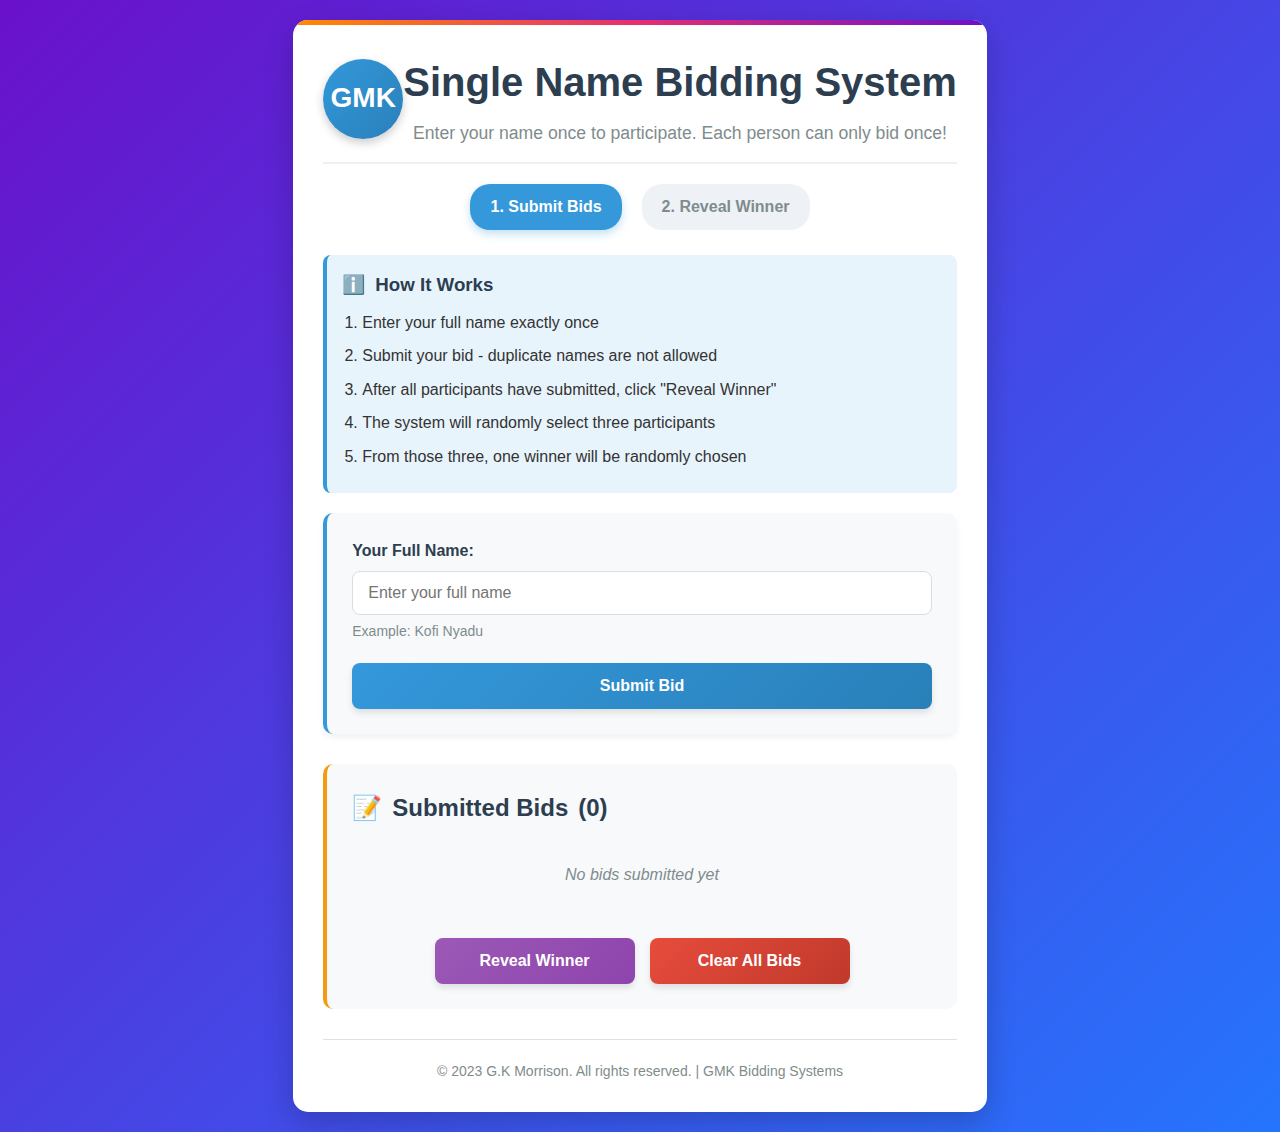
<file: outdoor-adventure/random.html>
<!DOCTYPE html>
<html lang="en">
<head>
    <meta charset="UTF-8">
    <meta name="viewport" content="width=device-width, initial-scale=1.0">
    <title>Single Name Bidding System</title>
    <style>
        * {
            box-sizing: border-box;
            margin: 0;
            padding: 0;
            font-family: 'Segoe UI', Tahoma, Geneva, Verdana, sans-serif;
        }
        
        body {
            background: linear-gradient(135deg, #6a11cb 0%, #2575fc 100%);
            color: #333;
            line-height: 1.6;
            padding: 20px;
            min-height: 100vh;
            display: flex;
            flex-direction: column;
        }
        
        .container {
            max-width: 900px;
            margin: 0 auto;
            background-color: white;
            border-radius: 15px;
            box-shadow: 0 10px 30px rgba(0, 0, 0, 0.2);
            padding: 30px;
            position: relative;
            overflow: hidden;
            flex: 1;
        }
        
        .container::before {
            content: '';
            position: absolute;
            top: 0;
            left: 0;
            right: 0;
            height: 5px;
            background: linear-gradient(90deg, #ff8a00, #e52e71, #6a11cb);
        }
        
        .header-section {
            display: flex;
            align-items: center;
            justify-content: space-between;
            margin-bottom: 20px;
            padding-bottom: 15px;
            border-bottom: 2px solid #f0f0f0;
        }
        
        .logo-container {
            display: flex;
            align-items: center;
            gap: 15px;
        }
        
        .logo {
            width: 80px;
            height: 80px;
            background: linear-gradient(135deg, #3498db, #2980b9);
            border-radius: 50%;
            display: flex;
            align-items: center;
            justify-content: center;
            color: white;
            font-weight: bold;
            font-size: 28px;
            box-shadow: 0 4px 10px rgba(0, 0, 0, 0.2);
        }
        
        .title-section {
            flex: 1;
            text-align: center;
        }
        
        h1 {
            color: #2c3e50;
            margin-bottom: 5px;
            font-size: 2.5rem;
        }
        
        .subtitle {
            color: #7f8c8d;
            font-size: 1.1rem;
        }
        
        .card {
            background: #f8f9fa;
            border-radius: 10px;
            padding: 25px;
            margin-bottom: 25px;
            box-shadow: 0 4px 6px rgba(0, 0, 0, 0.05);
            border-left: 4px solid #3498db;
        }
        
        .form-group {
            margin-bottom: 20px;
        }
        
        label {
            display: block;
            margin-bottom: 8px;
            font-weight: 600;
            color: #2c3e50;
        }
        
        input[type="text"] {
            width: 100%;
            padding: 12px 15px;
            border: 1px solid #ddd;
            border-radius: 8px;
            font-size: 16px;
            transition: all 0.3s;
        }
        
        input[type="text"]:focus {
            border-color: #3498db;
            outline: none;
            box-shadow: 0 0 0 3px rgba(52, 152, 219, 0.2);
        }
        
        button {
            background: linear-gradient(135deg, #3498db, #2980b9);
            color: white;
            border: none;
            padding: 14px 20px;
            border-radius: 8px;
            cursor: pointer;
            font-size: 16px;
            font-weight: 600;
            transition: all 0.3s;
            display: block;
            width: 100%;
            margin-top: 10px;
            box-shadow: 0 4px 6px rgba(0, 0, 0, 0.1);
        }
        
        button:hover {
            transform: translateY(-2px);
            box-shadow: 0 6px 8px rgba(0, 0, 0, 0.15);
        }
        
        button:active {
            transform: translateY(0);
        }
        
        button:disabled {
            background: #bdc3c7;
            cursor: not-allowed;
            transform: none;
            box-shadow: none;
        }
        
        .result {
            margin-top: 30px;
            padding: 25px;
            background-color: #f8f9fa;
            border-radius: 10px;
            display: none;
            border-left: 4px solid #2ecc71;
        }
        
        .result h2 {
            color: #2c3e50;
            margin-bottom: 15px;
            display: flex;
            align-items: center;
            gap: 10px;
        }
        
        .result h2::before {
            content: '📊';
            font-size: 1.5rem;
        }
        
        .bid-list {
            margin: 20px 0;
        }
        
        .bid-item {
            padding: 15px;
            background-color: white;
            border-radius: 8px;
            margin-bottom: 15px;
            box-shadow: 0 2px 5px rgba(0, 0, 0, 0.05);
            transition: transform 0.2s;
        }
        
        .bid-item:hover {
            transform: translateX(5px);
        }
        
        .winner {
            background-color: #d4edda;
            border-left: 4px solid #28a745;
            font-weight: bold;
            animation: pulse 2s infinite;
        }
        
        @keyframes pulse {
            0% { box-shadow: 0 0 0 0 rgba(40, 167, 69, 0.4); }
            70% { box-shadow: 0 0 0 10px rgba(40, 167, 69, 0); }
            100% { box-shadow: 0 0 0 0 rgba(40, 167, 69, 0); }
        }
        
        .print-btn {
            background: linear-gradient(135deg, #28a745, #218838);
            width: auto;
            margin-top: 15px;
            display: inline-block;
            width: 200px;
        }
        
        .action-buttons {
            display: flex;
            gap: 15px;
            justify-content: center;
            margin-top: 20px;
        }
        
        .reset-btn {
            background: linear-gradient(135deg, #e74c3c, #c0392b);
            width: auto;
            display: inline-block;
            width: 200px;
        }
        
        .reveal-btn {
            background: linear-gradient(135deg, #9b59b6, #8e44ad);
            width: auto;
            display: inline-block;
            width: 200px;
        }
        
        .submitted-bids {
            margin-top: 30px;
            padding: 25px;
            background-color: #f8f9fa;
            border-radius: 10px;
            border-left: 4px solid #f39c12;
        }
        
        .submitted-bids h2 {
            color: #2c3e50;
            margin-bottom: 15px;
            display: flex;
            align-items: center;
            gap: 10px;
        }
        
        .submitted-bids h2::before {
            content: '📝';
            font-size: 1.5rem;
        }
        
        .submitted-list {
            margin: 15px 0;
        }
        
        .submitted-item {
            padding: 12px 15px;
            background-color: white;
            border-radius: 8px;
            margin-bottom: 10px;
            box-shadow: 0 2px 5px rgba(0, 0, 0, 0.05);
            display: flex;
            justify-content: space-between;
            align-items: center;
        }
        
        .no-bids {
            text-align: center;
            color: #7f8c8d;
            font-style: italic;
            padding: 20px;
        }
        
        @media print {
            body * {
                visibility: hidden;
            }
            .container, .container * {
                visibility: visible;
            }
            .container {
                position: absolute;
                left: 0;
                top: 0;
                width: 100%;
                box-shadow: none;
            }
            button {
                display: none;
            }
            .copyright {
                position: fixed;
                bottom: 10px;
                left: 0;
                right: 0;
                text-align: center;
            }
        }
        
        @media (max-width: 768px) {
            .header-section {
                flex-direction: column;
                text-align: center;
                gap: 15px;
            }
            
            .logo-container {
                justify-content: center;
            }
            
            .action-buttons {
                flex-direction: column;
                align-items: center;
            }
            
            .action-buttons button {
                width: 100%;
            }
        }
        
        @media (max-width: 600px) {
            .logo {
                width: 60px;
                height: 60px;
                font-size: 22px;
            }
            
            h1 {
                font-size: 2rem;
            }
        }
        
        .instructions {
            background-color: #e8f4fc;
            border-radius: 8px;
            padding: 15px;
            margin-bottom: 20px;
            border-left: 4px solid #3498db;
        }
        
        .instructions h3 {
            color: #2c3e50;
            margin-bottom: 10px;
            display: flex;
            align-items: center;
            gap: 10px;
        }
        
        .instructions h3::before {
            content: 'ℹ️';
        }
        
        .instructions ol {
            margin-left: 20px;
        }
        
        .instructions li {
            margin-bottom: 8px;
        }
        
        .phase-indicator {
            display: flex;
            justify-content: center;
            margin-bottom: 25px;
        }
        
        .phase {
            padding: 10px 20px;
            background-color: #eef2f7;
            border-radius: 20px;
            font-weight: 600;
            color: #7f8c8d;
            margin: 0 10px;
            transition: all 0.3s;
        }
        
        .phase.active {
            background-color: #3498db;
            color: white;
            box-shadow: 0 4px 8px rgba(52, 152, 219, 0.3);
        }
        
        .phase.completed {
            background-color: #2ecc71;
            color: white;
        }
        
        .name-example {
            font-size: 14px;
            color: #7f8c8d;
            margin-top: 5px;
        }
        
        .participant-id {
            font-size: 12px;
            color: #7f8c8d;
            margin-top: 5px;
        }
        
        .error-message {
            color: #e74c3c;
            font-size: 14px;
            margin-top: 5px;
            display: none;
        }
        
        .success-message {
            color: #27ae60;
            font-size: 14px;
            margin-top: 5px;
            display: none;
        }
        
        .bidding-complete {
            background-color: #d4edda;
            border-left: 4px solid #28a745;
            padding: 15px;
            border-radius: 8px;
            margin-top: 20px;
            display: none;
        }
        
        .copyright {
            text-align: center;
            margin-top: 30px;
            padding-top: 20px;
            border-top: 1px solid #e0e0e0;
            color: #7f8c8d;
            font-size: 14px;
        }
        
        .copyright a {
            color: #3498db;
            text-decoration: none;
        }
        
        .copyright a:hover {
            text-decoration: underline;
        }
    </style>
</head>
<body>
    <div class="container">
        <div class="header-section">
            <div class="logo-container">
                <div class="logo">GMK</div>
            </div>
            <div class="title-section">
                <h1>Single Name Bidding System</h1>
                <p class="subtitle">Enter your name once to participate. Each person can only bid once!</p>
            </div>
        </div>
        
        <div class="phase-indicator">
            <div class="phase active" id="phase1">1. Submit Bids</div>
            <div class="phase" id="phase2">2. Reveal Winner</div>
        </div>
        
        <div class="instructions">
            <h3>How It Works</h3>
            <ol>
                <li>Enter your full name exactly once</li>
                <li>Submit your bid - duplicate names are not allowed</li>
                <li>After all participants have submitted, click "Reveal Winner"</li>
                <li>The system will randomly select three participants</li>
                <li>From those three, one winner will be randomly chosen</li>
            </ol>
        </div>
        
        <div class="card">
            <div class="form-group">
                <label for="bidderName">Your Full Name:</label>
                <input type="text" id="bidderName" placeholder="Enter your full name">
                <div class="name-example">Example: Kofi Nyadu</div>
                <div class="error-message" id="errorMessage">This name has already been submitted. Please use a different name.</div>
                <div class="success-message" id="successMessage">Name accepted! You can now submit your bid.</div>
            </div>
            
            <button id="submitBid">Submit Bid</button>
        </div>
        
        <div class="bidding-complete" id="biddingComplete">
            <strong>Bidding Complete!</strong> All participants have submitted their bids. Click "Reveal Winner" to see the results.
        </div>
        
        <div class="submitted-bids" id="submittedSection">
            <h2>Submitted Bids <span id="bidCount">(0)</span></h2>
            <div class="submitted-list" id="submittedList">
                <div class="no-bids">No bids submitted yet</div>
            </div>
            
            <div class="action-buttons">
                <button class="reveal-btn" id="revealBtn">Reveal Winner</button>
                <button class="reset-btn" id="resetBtn">Clear All Bids</button>
            </div>
        </div>
        
        <div class="result" id="resultSection">
            <h2>Bidding Results</h2>
            <p id="selectedBidInfo"></p>
            <div class="bid-list" id="bidList"></div>
            
            <div class="action-buttons">
                <button class="print-btn" id="printBtn">Print Results</button>
            </div>
        </div>
        
        <div class="copyright">
            &copy; 2023 G.K Morrison. All rights reserved. | GMK Bidding Systems
        </div>
    </div>

    <script>
        // Store all bids
        let allBids = [];
        let participantCounter = 1;
        
        // Load bids from localStorage on page load
        document.addEventListener('DOMContentLoaded', function() {
            const savedBids = localStorage.getItem('biddingSystemBids');
            const savedCounter = localStorage.getItem('participantCounter');
            
            if (savedBids) {
                allBids = JSON.parse(savedBids);
                updateSubmittedList();
            }
            
            if (savedCounter) {
                participantCounter = parseInt(savedCounter);
            }
            
            // Add input validation for duplicate names
            document.getElementById('bidderName').addEventListener('input', validateName);
        });
        
        function validateName() {
            const name = document.getElementById('bidderName').value.trim();
            const errorMessage = document.getElementById('errorMessage');
            const successMessage = document.getElementById('successMessage');
            const submitBtn = document.getElementById('submitBid');
            
            if (name.length === 0) {
                errorMessage.style.display = 'none';
                successMessage.style.display = 'none';
                submitBtn.disabled = true;
                return;
            }
            
            // Check if name already exists (case insensitive)
            const nameExists = allBids.some(bid => 
                bid.name.toLowerCase() === name.toLowerCase()
            );
            
            if (nameExists) {
                errorMessage.style.display = 'block';
                successMessage.style.display = 'none';
                submitBtn.disabled = true;
            } else {
                errorMessage.style.display = 'none';
                successMessage.style.display = 'block';
                submitBtn.disabled = false;
            }
        }
        
        document.getElementById('submitBid').addEventListener('click', function() {
            const name = document.getElementById('bidderName').value.trim();
            
            // Validate inputs
            if (!name) {
                alert('Please enter your name');
                return;
            }
            
            // Double-check for duplicates (case insensitive)
            const nameExists = allBids.some(bid => 
                bid.name.toLowerCase() === name.toLowerCase()
            );
            
            if (nameExists) {
                alert('This name has already been submitted. Please use a different name.');
                return;
            }
            
            // Create participant ID
            const participantId = `P${participantCounter.toString().padStart(3, '0')}`;
            participantCounter++;
            
            // Add to all bids
            allBids.push({
                id: participantId,
                name: name
            });
            
            // Save to localStorage
            localStorage.setItem('biddingSystemBids', JSON.stringify(allBids));
            localStorage.setItem('participantCounter', participantCounter.toString());
            
            // Update the submitted bids list
            updateSubmittedList();
            
            // Clear form and reset validation
            document.getElementById('bidderName').value = '';
            document.getElementById('errorMessage').style.display = 'none';
            document.getElementById('successMessage').style.display = 'none';
            document.getElementById('submitBid').disabled = true;
            
            // Show success message
            alert(`Thank you ${name}! Your bid has been submitted as ${participantId}.`);
            
            // If we have at least 3 participants, show bidding complete message
            if (allBids.length >= 3) {
                document.getElementById('biddingComplete').style.display = 'block';
            }
        });
        
        function updateSubmittedList() {
            const submittedList = document.getElementById('submittedList');
            const bidCount = document.getElementById('bidCount');
            
            bidCount.textContent = `(${allBids.length})`;
            
            if (allBids.length === 0) {
                submittedList.innerHTML = '<div class="no-bids">No bids submitted yet</div>';
                return;
            }
            
            submittedList.innerHTML = '';
            allBids.forEach(bid => {
                const submittedItem = document.createElement('div');
                submittedItem.className = 'submitted-item';
                submittedItem.innerHTML = `
                    <div><strong>${bid.name}</strong></div>
                    <div class="participant-id">${bid.id}</div>
                `;
                submittedList.appendChild(submittedItem);
            });
        }
        
        document.getElementById('revealBtn').addEventListener('click', function() {
            if (allBids.length === 0) {
                alert('No bids have been submitted yet');
                return;
            }
            
            if (allBids.length < 3) {
                alert('At least 3 participants are required to reveal the winner');
                return;
            }
            
            // Change phase indicator
            document.getElementById('phase1').classList.remove('active');
            document.getElementById('phase1').classList.add('completed');
            document.getElementById('phase2').classList.add('active');
            
            // Process bids and determine winner
            processBids();
            
            // Show result section
            document.getElementById('resultSection').style.display = 'block';
            
            // Scroll to results
            document.getElementById('resultSection').scrollIntoView({ behavior: 'smooth' });
        });
        
        function processBids() {
            const selectedBidInfo = document.getElementById('selectedBidInfo');
            const bidList = document.getElementById('bidList');
            
            // Randomly select three participants
            const shuffledBids = [...allBids].sort(() => Math.random() - 0.5);
            const selectedBids = shuffledBids.slice(0, 3);
            
            // Randomly select one winner from the three
            const winnerIndex = Math.floor(Math.random() * 3);
            const winner = selectedBids[winnerIndex];
            
            // Display all participants
            bidList.innerHTML = '';
            allBids.forEach(bid => {
                const bidItem = document.createElement('div');
                bidItem.className = 'bid-item';
                
                // Check if this bid is one of the three selected
                const isSelected = selectedBids.some(selected => selected.id === bid.id);
                
                bidItem.innerHTML = `
                    <div>
                        <strong>${bid.name}</strong>
                        <div class="participant-id">${bid.id}</div>
                    </div>
                    ${isSelected ? '<div style="color: #3498db; font-weight: bold;">Selected for Final Draw</div>' : ''}
                `;
                bidList.appendChild(bidItem);
            });
            
            // Display the three selected participants and the winner
            selectedBidInfo.innerHTML = `
                <h3>Selection Process</h3>
                <p><strong>Three participants randomly selected for final draw:</strong></p>
                <ul>
                    ${selectedBids.map(bid => `<li>${bid.name} (${bid.id})</li>`).join('')}
                </ul>
                <p><strong>From these three, the winner is:</strong></p>
            `;
            
            const winnerItem = document.createElement('div');
            winnerItem.className = 'bid-item winner';
            winnerItem.innerHTML = `
                <div>
                    <strong>WINNER: ${winner.name}</strong>
                    <div class="participant-id">${winner.id}</div>
                </div>
                <div style="color: #27ae60; font-weight: bold;">Congratulations!</div>
            `;
            bidList.appendChild(winnerItem);
        }
        
        // Print functionality
        document.getElementById('printBtn').addEventListener('click', function() {
            window.print();
        });
        
        // Reset functionality
        document.getElementById('resetBtn').addEventListener('click', function() {
            if (confirm('Are you sure you want to clear all submitted bids?')) {
                allBids = [];
                participantCounter = 1;
                localStorage.removeItem('biddingSystemBids');
                localStorage.removeItem('participantCounter');
                updateSubmittedList();
                document.getElementById('resultSection').style.display = 'none';
                document.getElementById('biddingComplete').style.display = 'none';
                
                // Reset phase indicator
                document.getElementById('phase1').classList.add('active');
                document.getElementById('phase1').classList.remove('completed');
                document.getElementById('phase2').classList.remove('active');
                
                document.getElementById('bidderName').focus();
            }
        });
    </script>
</body>
</html>
</file>
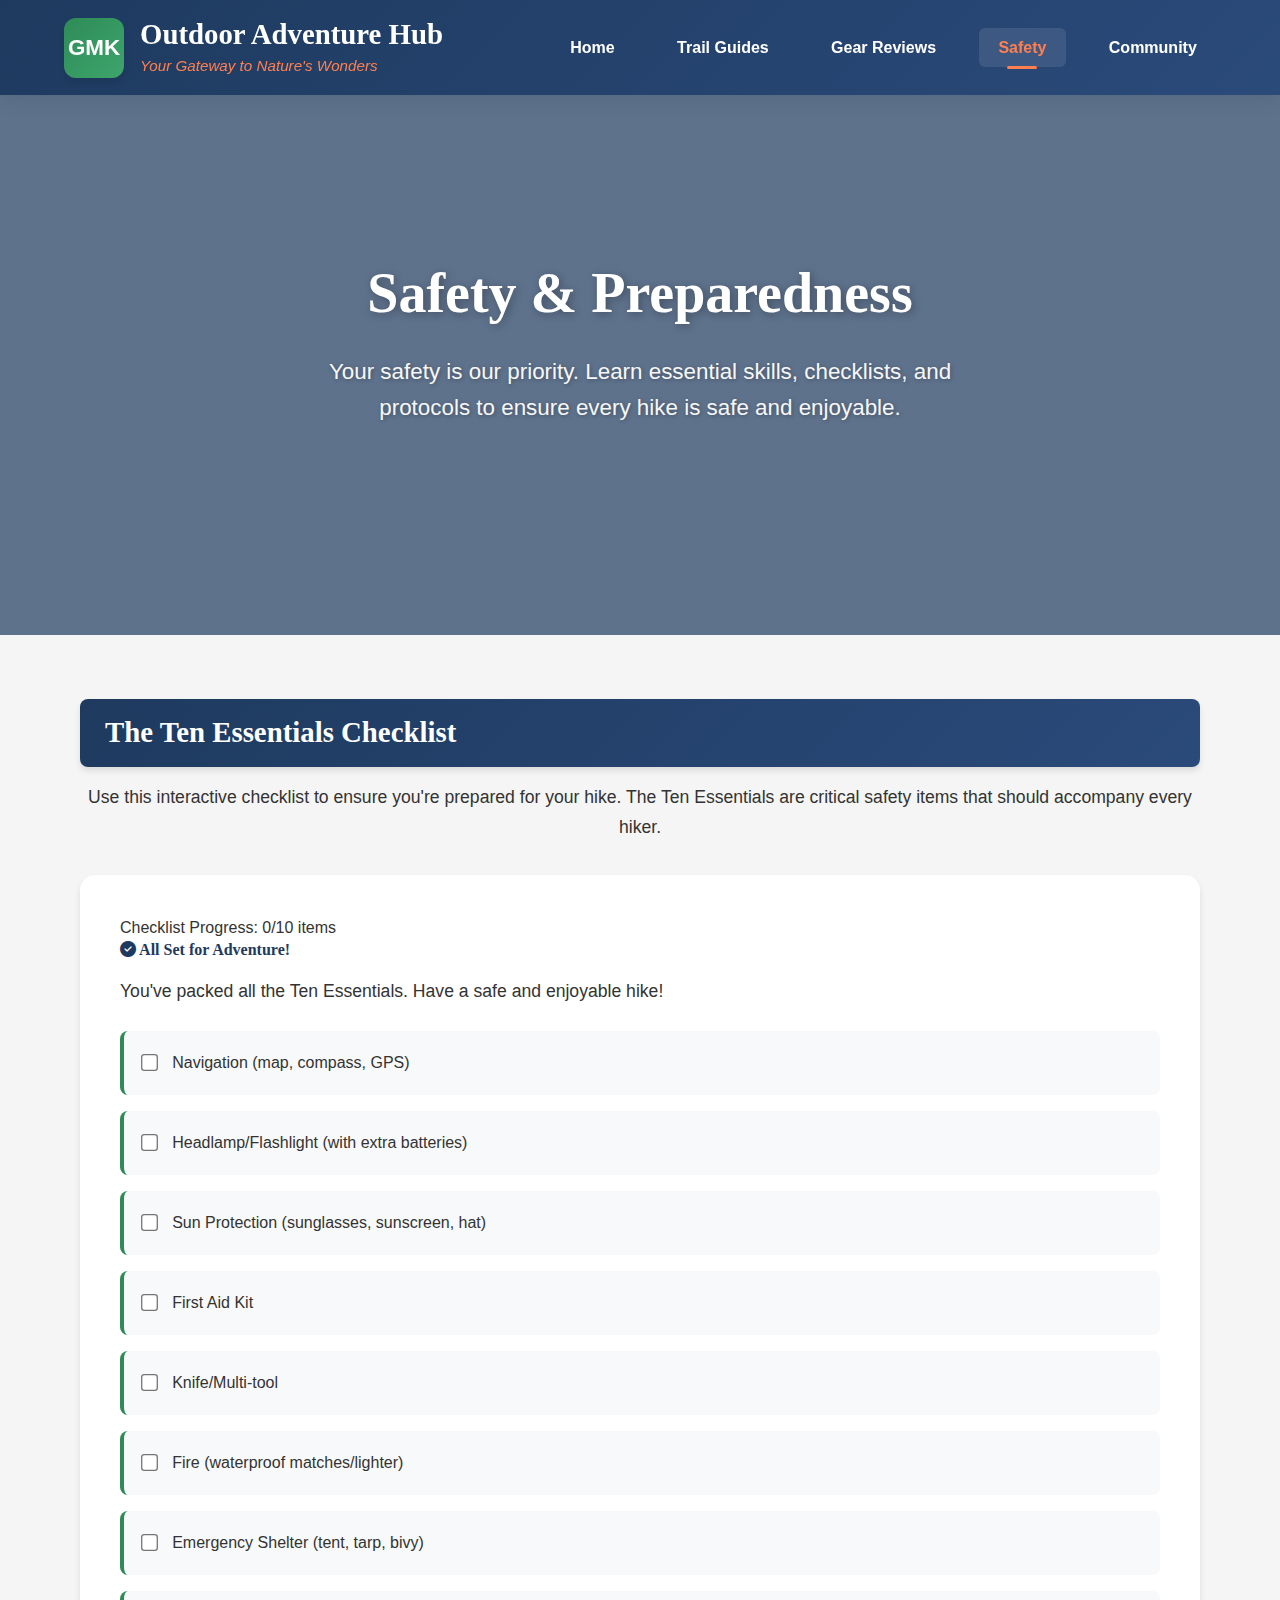
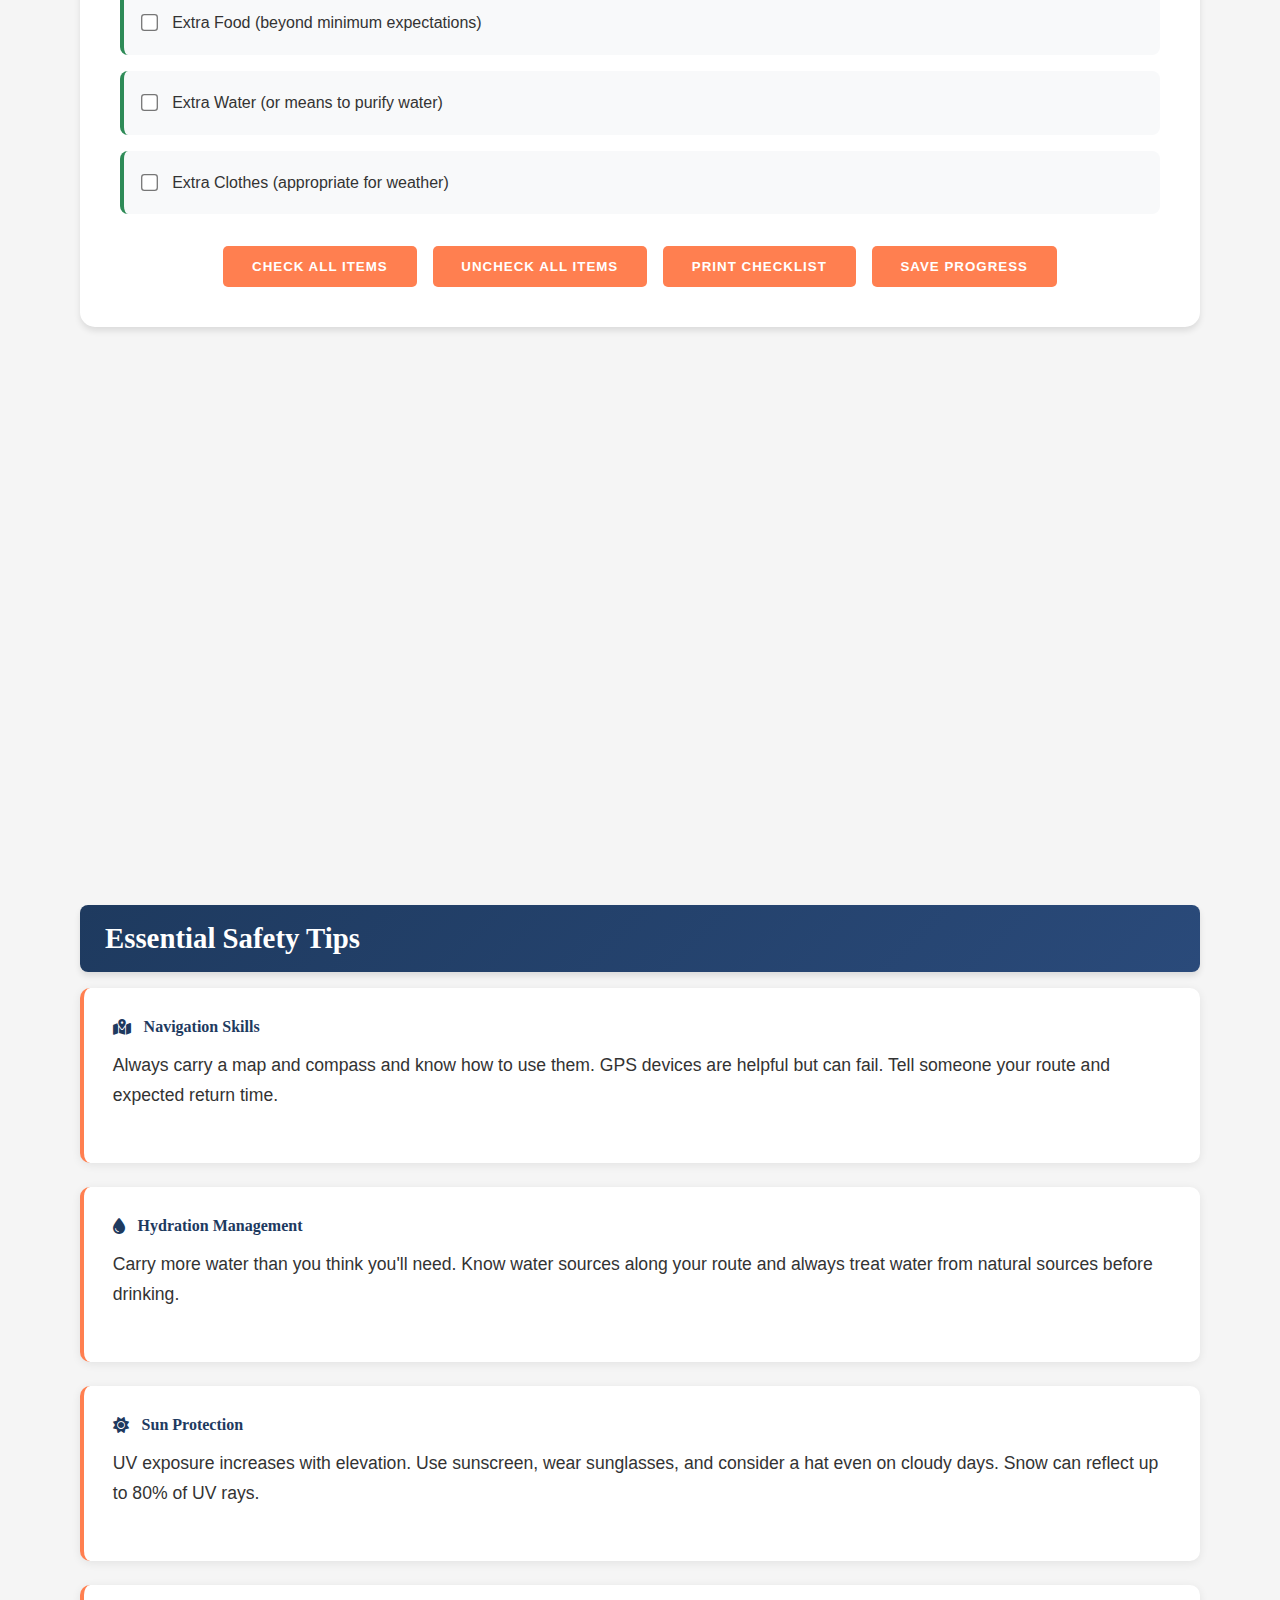
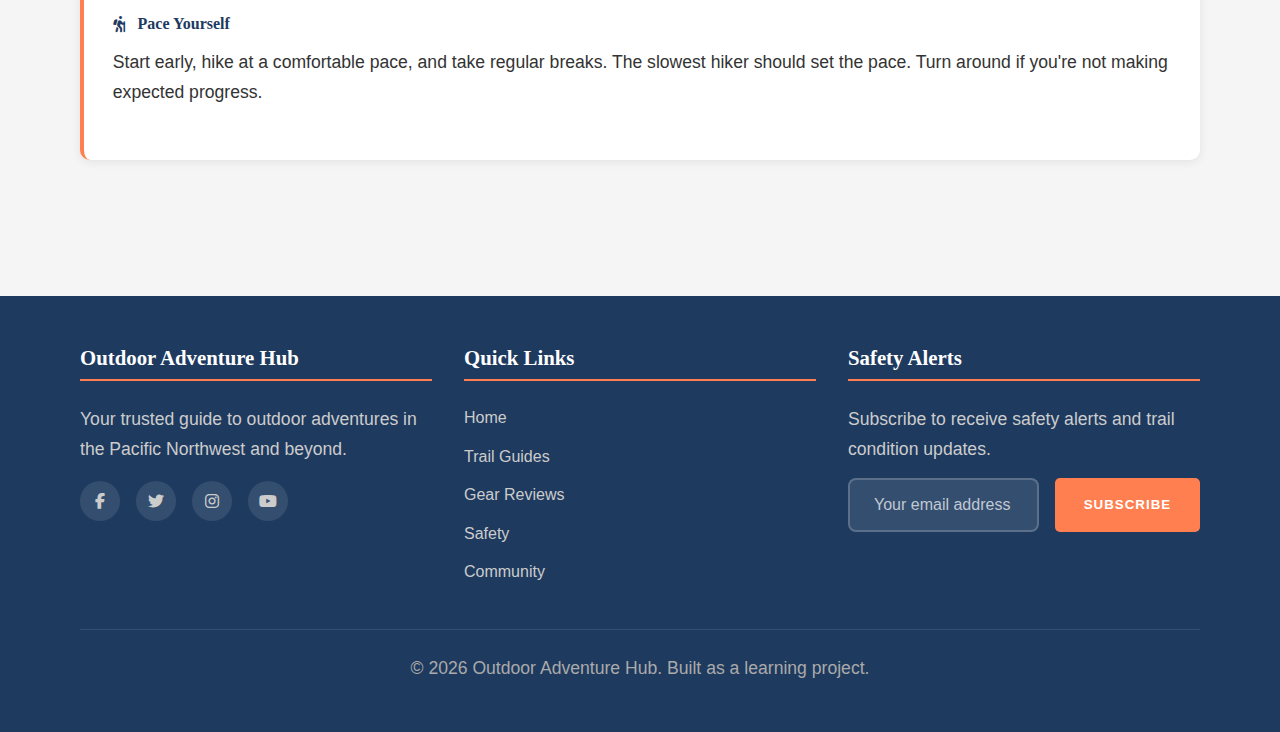
<file: outdoor-adventure/safety.html>
<!DOCTYPE html>
<html lang="en">
<head>
    <meta charset="UTF-8">
    <meta name="viewport" content="width=device-width, initial-scale=1.0">
    <title>Safety & Preparedness - Outdoor Adventure Hub</title>
    <link rel="stylesheet" href="https://cdnjs.cloudflare.com/ajax/libs/font-awesome/6.4.0/css/all.min.css">
    <link rel="stylesheet" href="css/safety.css">
    <style>
        .safety-checklist {
            background: var(--light-color);
            padding: 2.5rem;
            border-radius: 15px;
            box-shadow: var(--shadow);
            margin: 2rem 0;
        }
        
        .checklist-item {
            display: flex;
            align-items: center;
            margin-bottom: 1rem;
            padding: 1.2rem;
            background: #f8f9fa;
            border-radius: 8px;
            border-left: 4px solid var(--primary-color);
            transition: var(--transition);
        }
        
        .checklist-item:hover {
            transform: translateX(5px);
            background: #e9ecef;
        }
        
        .checklist-item input {
            margin-right: 1rem;
            transform: scale(1.3);
            accent-color: var(--primary-color);
        }
        
        .checklist-item.checked {
            background: #e8f5e8;
            border-left-color: var(--accent-color);
            text-decoration: line-through;
            color: #666;
        }
        
        .checklist-actions {
            display: flex;
            justify-content: center;
            gap: 1rem;
            margin-top: 2rem;
            flex-wrap: wrap;
        }
        
        .safety-tip {
            background: var(--light-color);
            padding: 1.8rem;
            border-radius: 10px;
            margin-bottom: 1.5rem;
            box-shadow: 0 2px 10px rgba(0,0,0,0.08);
            border-left: 4px solid var(--accent-color);
        }
        
        .safety-tip h4 {
            color: var(--secondary-color);
            margin-bottom: 0.8rem;
            display: flex;
            align-items: center;
            gap: 0.8rem;
        }
    </style>
</head>
<body>
    <!-- Navigation -->
    <header>
        <nav class="navbar container">
            <div class="logo-container">
                <div class="logo">GMK</div>
                <div class="brand-text">
                    <h1>Outdoor Adventure Hub</h1>
                    <p>Your Gateway to Nature's Wonders</p>
                </div>
            </div>
            <ul class="nav-links" id="nav-links">
                <li><a href="index.html">Home</a></li>
                <li><a href="trails.html">Trail Guides</a></li>
                <li><a href="gear.html">Gear Reviews</a></li>
                <li><a href="safety.html" class="active">Safety</a></li>
                <li><a href="contact.html">Community</a></li>
            </ul>
            <button class="hamburger" id="hamburger">☰</button>
        </nav>
    </header>

    <!-- Hero Section -->
    <section class="hero">
        <div class="hero-content container">
            <h1>Safety & Preparedness</h1>
            <p>Your safety is our priority. Learn essential skills, checklists, and protocols to ensure every hike is safe and enjoyable.</p>
        </div>
    </section>

    <!-- Safety Section -->
    <section id="safety">
        <div class="container">
            <h2>The Ten Essentials Checklist</h2>
            <p class="text-center mb-3">Use this interactive checklist to ensure you're prepared for your hike. The Ten Essentials are critical safety items that should accompany every hiker.</p>
            
            <div class="safety-checklist">
                <div id="checklist-items">
                    <!-- Checklist items will be populated by JavaScript -->
                </div>
                <div class="checklist-actions">
                    <button class="btn" id="check-all">Check All Items</button>
                    <button class="btn" id="uncheck-all">Uncheck All Items</button>
                    <button class="btn" id="print-checklist">Print Checklist</button>
                    <button class="btn" id="save-checklist">Save Progress</button>
                </div>
            </div>
            
            <div class="grid" style="margin-top: 3rem;">
                <div class="card">
                    <h3><i class="fas fa-cloud-sun"></i> Weather Preparedness</h3>
                    <p>Pacific Northwest weather can change rapidly. Always check forecasts for your destination's elevation and prepare for rain, even on sunny days.</p>
                    <ul>
                        <li>Check weather forecasts for trailhead and summit</li>
                        <li>Prepare for temperature drops at higher elevations</li>
                        <li>Carry rain gear regardless of forecast</li>
                    </ul>
                </div>
                <div class="card">
                    <h3><i class="fas fa-tree"></i> Leave No Trace</h3>
                    <p>Follow the seven principles of Leave No Trace to minimize your impact on the wilderness and preserve it for future generations.</p>
                    <ul>
                        <li>Plan ahead and prepare</li>
                        <li>Travel and camp on durable surfaces</li>
                        <li>Dispose of waste properly</li>
                        <li>Leave what you find</li>
                    </ul>
                </div>
                <div class="card">
                    <h3><i class="fas fa-exclamation-triangle"></i> Wildlife Safety</h3>
                    <p>Learn how to safely encounter wildlife including bears, cougars, and mountain goats. Carry bear spray where appropriate.</p>
                    <ul>
                        <li>Make noise while hiking to avoid surprising animals</li>
                        <li>Store food properly using bear canisters</li>
                        <li>Know how to react to bear and cougar encounters</li>
                    </ul>
                </div>
            </div>
        </div>
    </section>

    <!-- Safety Tips Section -->
    <section class="featured">
        <div class="container">
            <h2>Essential Safety Tips</h2>
            <div class="safety-tips-grid">
                <div class="safety-tip">
                    <h4><i class="fas fa-map-marked-alt"></i> Navigation Skills</h4>
                    <p>Always carry a map and compass and know how to use them. GPS devices are helpful but can fail. Tell someone your route and expected return time.</p>
                </div>
                <div class="safety-tip">
                    <h4><i class="fas fa-tint"></i> Hydration Management</h4>
                    <p>Carry more water than you think you'll need. Know water sources along your route and always treat water from natural sources before drinking.</p>
                </div>
                <div class="safety-tip">
                    <h4><i class="fas fa-sun"></i> Sun Protection</h4>
                    <p>UV exposure increases with elevation. Use sunscreen, wear sunglasses, and consider a hat even on cloudy days. Snow can reflect up to 80% of UV rays.</p>
                </div>
                <div class="safety-tip">
                    <h4><i class="fas fa-hiking"></i> Pace Yourself</h4>
                    <p>Start early, hike at a comfortable pace, and take regular breaks. The slowest hiker should set the pace. Turn around if you're not making expected progress.</p>
                </div>
            </div>
        </div>
    </section>

    <!-- Footer -->
    <footer>
        <div class="container">
            <div class="footer-content">
                <div class="footer-section">
                    <h3>Outdoor Adventure Hub</h3>
                    <p>Your trusted guide to outdoor adventures in the Pacific Northwest and beyond.</p>
                    <div class="social-links">
                        <a href="#"><i class="fab fa-facebook-f"></i></a>
                        <a href="#"><i class="fab fa-twitter"></i></a>
                        <a href="#"><i class="fab fa-instagram"></i></a>
                        <a href="#"><i class="fab fa-youtube"></i></a>
                    </div>
                </div>
                <div class="footer-section">
                    <h3>Quick Links</h3>
                    <a href="index.html">Home</a>
                    <a href="trails.html">Trail Guides</a>
                    <a href="gear.html">Gear Reviews</a>
                    <a href="safety.html">Safety</a>
                    <a href="contact.html">Community</a>
                </div>
                <div class="footer-section">
                    <h3>Safety Alerts</h3>
                    <p>Subscribe to receive safety alerts and trail condition updates.</p>
                    <form class="newsletter-form">
                        <input type="email" class="form-control" placeholder="Your email address" required>
                        <button type="submit" class="btn">Subscribe</button>
                    </form>
                </div>
            </div>
            <div class="copyright">
                <p>&copy; <span id="current-year">2024</span> Outdoor Adventure Hub. Built as a learning project.</p>
            </div>
        </div>
    </footer>

    <!-- JavaScript -->
    <script src="js/data/trails-data.js"></script>
    <script src="js/data/gear-data.js"></script>
    <script src="js/main.js"></script>
    <script src="js/safety.js"></script>
</body>
</html>
</file>
<file: outdoor-adventure/css/safety.css>
/* CSS Reset and Base Styles */
* {
    margin: 0;
    padding: 0;
    box-sizing: border-box;
}

:root {
    --primary-color: #2E8B57; /* Sea Green */
    --secondary-color: #1E3A5F; /* Dark Blue */
    --accent-color: #FF7F50; /* Coral */
    --text-color: #333333;
    --background-color: #F5F5F5;
    --light-color: #FFFFFF;
    --shadow: 0 4px 6px rgba(0, 0, 0, 0.1);
    --transition: all 0.3s ease;
}

body {
    font-family: 'Segoe UI', Tahoma, Geneva, Verdana, sans-serif;
    line-height: 1.6;
    color: var(--text-color);
    background-color: var(--background-color);
    scroll-behavior: smooth;
}

.container {
    width: 90%;
    max-width: 1200px;
    margin: 0 auto;
    padding: 0 1rem;
}

section {
    padding: 4rem 0;
}

/* Typography */
h1, h2, h3, h4 {
    font-family: 'Georgia', 'Times New Roman', serif;
    color: var(--secondary-color);
    margin-bottom: 1rem;
    font-weight: 600;
    line-height: 1.3;
}

h1 {
    color: var(--primary-color);
    border-bottom: 3px solid var(--accent-color);
    padding-bottom: 15px;
    font-size: 2.5rem;
}

h2 {
    background: linear-gradient(135deg, var(--secondary-color), #2a4a7a);
    color: var(--light-color);
    padding: 15px 25px;
    border-radius: 8px;
    font-size: 1.8rem;
    box-shadow: var(--shadow);
}

h3 {
    font-size: 1.5rem;
    color: var(--secondary-color);
    margin-bottom: 1rem;
}

p {
    margin-bottom: 1.5rem;
    font-size: 1.1rem;
    line-height: 1.7;
}

a {
    color: var(--primary-color);
    text-decoration: none;
    transition: var(--transition);
}

a:hover {
    color: var(--accent-color);
}

/* Buttons */
.btn {
    display: inline-block;
    padding: 0.8rem 1.8rem;
    background: var(--accent-color);
    color: var(--light-color);
    text-decoration: none;
    border-radius: 5px;
    border: none;
    cursor: pointer;
    transition: all 0.3s ease;
    font-weight: 600;
    text-transform: uppercase;
    letter-spacing: 1px;
    font-family: 'Segoe UI', Tahoma, Geneva, Verdana, sans-serif;
}

.btn:hover {
    background: #e67347;
    transform: translateY(-2px);
    box-shadow: 0 4px 8px rgba(0,0,0,0.2);
}

.btn-primary {
    background: var(--primary-color);
}

.btn-primary:hover {
    background: #267a4a;
}

.btn-outline {
    background: transparent;
    border: 2px solid var(--light-color);
    color: var(--light-color);
}

.btn-outline:hover {
    background: var(--light-color);
    color: var(--primary-color);
}

/* Utility Classes */
.text-center { text-align: center; }
.mb-3 { margin-bottom: 1.5rem; }
.hidden { display: none; }

/* Hero Section */
.hero {
    background: linear-gradient(rgba(30, 58, 95, 0.7), rgba(30, 58, 95, 0.7)), 
                url('https://images.unsplash.com/photo-1506905925346-21bda4d32df4?ixlib=rb-4.0.3&ixid=M3wxMjA3fDB8MHxwaG90by1wYWdlfHx8fGVufDB8fHx8fA%3D%3D&auto=format&fit=crop&w=2070&q=80') no-repeat center center/cover;
    height: 60vh;
    color: var(--light-color);
    display: flex;
    align-items: center;
    justify-content: center;
    text-align: center;
}

.hero-content h1 {
    color: var(--light-color);
    font-size: 3rem;
    margin-bottom: 1.5rem;
    text-shadow: 2px 2px 4px rgba(0,0,0,0.5);
    border: none;
    padding: 0;
}

.hero-content p {
    font-size: 1.3rem;
    max-width: 700px;
    margin: 0 auto 2.5rem;
    text-shadow: 1px 1px 2px rgba(0,0,0,0.5);
}

/* Home Page Specific Styles */
.home-hero {
    background: linear-gradient(rgba(30, 58, 95, 0.85), rgba(30, 58, 95, 0.9)), 
                url('https://images.unsplash.com/photo-1506905925346-21bda4d32df4?ixlib=rb-4.0.3&ixid=M3wxMjA3fDB8MHxwaG90by1wYWdlfHx8fGVufDB8fHx8fA%3D%3D&auto=format&fit=crop&w=2070&q=80') no-repeat center center/cover;
    height: 80vh;
    color: var(--light-color);
    display: flex;
    align-items: center;
    justify-content: center;
    text-align: center;
    position: relative;
    overflow: hidden;
}

.home-hero::before {
    content: '';
    position: absolute;
    bottom: 0;
    left: 0;
    width: 100%;
    height: 100px;
    background: linear-gradient(transparent, var(--background-color));
}

.hero-content h1 {
    color: var(--light-color);
    font-size: 3.5rem;
    margin-bottom: 1.5rem;
    text-shadow: 2px 2px 8px rgba(0,0,0,0.3);
    border: none;
    padding: 0;
    font-weight: 700;
}

.hero-content p {
    font-size: 1.4rem;
    max-width: 700px;
    margin: 0 auto 3rem;
    text-shadow: 1px 1px 4px rgba(0,0,0,0.3);
    opacity: 0.95;
    line-height: 1.6;
}

.hero-search {
    max-width: 650px;
    margin: 2rem auto 0;
}

.featured-content {
    display: grid;
    grid-template-columns: 2fr 1fr;
    gap: 3rem;
    align-items: start;
}

.featured-trail {
    background: var(--light-color);
    border-radius: 15px;
    overflow: hidden;
    box-shadow: 0 8px 30px rgba(0,0,0,0.12);
    transition: var(--transition);
}

.featured-trail:hover {
    transform: translateY(-5px);
    box-shadow: 0 12px 40px rgba(0,0,0,0.15);
}

.featured-trail img {
    width: 100%;
    height: 350px;
    object-fit: cover;
    transition: var(--transition);
}

.featured-trail:hover img {
    transform: scale(1.03);
}

.featured-trail-content {
    padding: 2.5rem;
}

.featured-trail h3 {
    font-size: 1.8rem;
    margin-bottom: 1rem;
    color: var(--secondary-color);
}

.trail-stats {
    display: flex;
    gap: 2.5rem;
    margin: 1.5rem 0;
    flex-wrap: wrap;
}

.trail-stat {
    display: flex;
    align-items: center;
    gap: 0.8rem;
    color: var(--secondary-color);
    font-weight: 500;
    padding: 0.5rem 1rem;
    background: #f8f9fa;
    border-radius: 8px;
    transition: var(--transition);
}

.trail-stat:hover {
    background: var(--primary-color);
    color: var(--light-color);
    transform: translateY(-2px);
}

.trail-stat i {
    font-size: 1.2rem;
}

.community-events {
    background: var(--light-color);
    padding: 2.5rem;
    border-radius: 15px;
    margin-top: 3rem;
    box-shadow: var(--shadow);
}

.event-list {
    display: grid;
    gap: 1.2rem;
}

.event-item {
    display: flex;
    justify-content: space-between;
    align-items: center;
    padding: 1.5rem;
    background: linear-gradient(135deg, #f8f9fa, #e9ecef);
    border-radius: 10px;
    border-left: 5px solid var(--accent-color);
    transition: var(--transition);
}

.event-item:hover {
    transform: translateX(5px);
    box-shadow: 0 4px 15px rgba(0,0,0,0.1);
}

.event-date {
    background: linear-gradient(135deg, var(--primary-color), #3da56c);
    color: var(--light-color);
    padding: 1rem 1.2rem;
    border-radius: 10px;
    text-align: center;
    min-width: 100px;
    box-shadow: var(--shadow);
}

.event-date .month {
    font-size: 0.9rem;
    text-transform: uppercase;
    font-weight: 600;
    letter-spacing: 1px;
}

.event-date .day {
    font-size: 1.8rem;
    font-weight: bold;
    line-height: 1;
}

.event-info {
    flex: 1;
    padding: 0 2rem;
}

.event-info h4 {
    margin-bottom: 0.5rem;
    color: var(--secondary-color);
    font-size: 1.3rem;
}

.event-info p {
    margin: 0;
    color: #666;
    font-size: 1rem;
}

.quick-links {
    background: var(--light-color);
    padding: 2rem;
    border-radius: 12px;
    box-shadow: var(--shadow);
    position: sticky;
    top: 100px;
}

.quick-links h3 {
    color: var(--secondary-color);
    margin-bottom: 1.5rem;
    padding-bottom: 0.8rem;
    border-bottom: 3px solid var(--accent-color);
    font-size: 1.3rem;
}

.quick-links ul {
    list-style: none;
    margin-bottom: 2rem;
}

.quick-links li {
    margin-bottom: 0.8rem;
    padding-bottom: 0.8rem;
    border-bottom: 1px solid #eee;
    transition: var(--transition);
}

.quick-links li:hover {
    border-bottom-color: var(--primary-color);
    transform: translateX(5px);
}

.quick-links a {
    color: var(--primary-color);
    text-decoration: none;
    transition: var(--transition);
    display: flex;
    align-items: center;
    gap: 0.8rem;
    font-weight: 500;
    padding: 0.3rem 0;
}

.quick-links a:hover {
    color: var(--accent-color);
}

.quick-links a i {
    width: 20px;
    text-align: center;
    font-size: 1.1rem;
}

.home-sections {
    display: grid;
    grid-template-columns: repeat(auto-fit, minmax(320px, 1fr));
    gap: 2.5rem;
    margin: 4rem 0;
}

.home-section {
    text-align: center;
    padding: 3rem 2rem;
    background: var(--light-color);
    border-radius: 15px;
    box-shadow: var(--shadow);
    transition: var(--transition);
    position: relative;
    overflow: hidden;
}

.home-section::before {
    content: '';
    position: absolute;
    top: 0;
    left: 0;
    width: 100%;
    height: 4px;
    background: linear-gradient(90deg, var(--primary-color), var(--accent-color));
}

.home-section:hover {
    transform: translateY(-8px);
    box-shadow: 0 12px 35px rgba(0,0,0,0.15);
}

.home-section i {
    font-size: 3.5rem;
    color: var(--primary-color);
    margin-bottom: 1.5rem;
    transition: var(--transition);
}

.home-section:hover i {
    color: var(--accent-color);
    transform: scale(1.1);
}

.home-section h3 {
    font-size: 1.5rem;
    margin-bottom: 1rem;
    color: var(--secondary-color);
}

.home-section p {
    margin-bottom: 2rem;
    color: #666;
    line-height: 1.6;
}

/* Cards */
.card {
    border: none;
    border-radius: 12px;
    padding: 2rem;
    background: var(--light-color);
    box-shadow: var(--shadow);
    transition: var(--transition);
    height: 100%;
    position: relative;
    overflow: hidden;
}

.card::before {
    content: '';
    position: absolute;
    top: 0;
    left: 0;
    width: 100%;
    height: 4px;
    background: linear-gradient(90deg, var(--primary-color), var(--accent-color));
}

.card:hover {
    transform: translateY(-8px);
    box-shadow: 0 8px 25px rgba(0,0,0,0.15);
}

.card img {
    width: 100%;
    height: 220px;
    object-fit: cover;
    border-radius: 8px;
    margin-bottom: 1.5rem;
    transition: var(--transition);
}

.card:hover img {
    transform: scale(1.05);
}

.card h3 {
    margin-bottom: 1rem;
    color: var(--secondary-color);
    font-size: 1.4rem;
}

.card .meta {
    display: flex;
    justify-content: space-between;
    color: #666;
    font-size: 0.95rem;
    margin-bottom: 1.2rem;
    padding: 0.8rem 0;
    border-bottom: 1px solid #eee;
}

.card .meta span {
    display: flex;
    align-items: center;
    gap: 0.3rem;
}

.card p {
    color: #555;
    line-height: 1.6;
    margin-bottom: 1.5rem;
}

/* Grid Layout */
.grid {
    display: grid;
    grid-template-columns: repeat(auto-fill, minmax(320px, 1fr));
    gap: 2rem;
}

/* Header & Navigation */
header {
    background: linear-gradient(135deg, var(--secondary-color), #2a4a7a);
    color: var(--light-color);
    padding: 0;
    position: sticky;
    top: 0;
    z-index: 1000;
    box-shadow: 0 2px 20px rgba(0,0,0,0.1);
}

.navbar {
    display: flex;
    justify-content: space-between;
    align-items: center;
    padding: 1rem 0;
}

.logo-container {
    display: flex;
    align-items: center;
    gap: 1rem;
    text-decoration: none;
}

.logo {
    width: 60px;
    height: 60px;
    background: linear-gradient(135deg, var(--primary-color), #3da56c);
    color: var(--light-color);
    display: flex;
    align-items: center;
    justify-content: center;
    font-weight: bold;
    font-size: 1.4rem;
    border-radius: 12px;
    box-shadow: var(--shadow);
    transition: var(--transition);
}

.logo:hover {
    transform: rotate(-5deg) scale(1.05);
}

.brand-text h1 {
    color: var(--light-color);
    font-size: 1.8rem;
    margin: 0;
    border: none;
    padding: 0;
    font-weight: 700;
}

.brand-text p {
    color: var(--accent-color);
    margin: 0;
    font-style: italic;
    font-size: 0.95rem;
    font-weight: 500;
}

.nav-links {
    display: flex;
    list-style: none;
    gap: 1.5rem;
    margin: 0;
    padding: 0;
}

.nav-links a {
    color: var(--light-color);
    text-decoration: none;
    transition: var(--transition);
    font-weight: 600;
    padding: 0.7rem 1.2rem;
    border-radius: 6px;
    font-size: 1rem;
    position: relative;
}

.nav-links a:hover, .nav-links a.active {
    color: var(--accent-color);
    background-color: rgba(255, 255, 255, 0.1);
    transform: translateY(-2px);
}

.nav-links a.active::after {
    content: '';
    position: absolute;
    bottom: -2px;
    left: 50%;
    transform: translateX(-50%);
    width: 30px;
    height: 3px;
    background-color: var(--accent-color);
    border-radius: 2px;
}

.hamburger {
    display: none;
    background: none;
    border: none;
    color: var(--light-color);
    font-size: 1.8rem;
    cursor: pointer;
    padding: 0.5rem;
    transition: var(--transition);
}

.hamburger:hover {
    color: var(--accent-color);
    transform: scale(1.1);
}

/* Footer */
footer {
    background-color: var(--secondary-color);
    color: var(--light-color);
    padding: 3rem 0 1.5rem;
    margin-top: 3rem;
}

.footer-content {
    display: grid;
    grid-template-columns: repeat(auto-fit, minmax(250px, 1fr));
    gap: 2rem;
    margin-bottom: 2rem;
}

.footer-section h3 {
    color: var(--light-color);
    margin-bottom: 1.5rem;
    font-size: 1.3rem;
    border-bottom: 2px solid var(--accent-color);
    padding-bottom: 0.5rem;
}

.footer-section p, .footer-section a {
    color: #ccc;
    margin-bottom: 0.8rem;
    display: block;
}

.footer-section a:hover {
    color: var(--accent-color);
}

.social-links {
    display: flex;
    gap: 1rem;
    margin-top: 1rem;
}

.social-links a {
    display: inline-flex;
    align-items: center;
    justify-content: center;
    width: 40px;
    height: 40px;
    background: rgba(255,255,255,0.1);
    border-radius: 50%;
    transition: all 0.3s ease;
}

.social-links a:hover {
    background: var(--accent-color);
    transform: translateY(-3px);
}

.copyright {
    text-align: center;
    padding-top: 1.5rem;
    border-top: 1px solid rgba(255,255,255,0.1);
    color: #aaa;
    font-size: 0.9rem;
}

/* Filter Buttons */
.filter-container {
    display: flex;
    gap: 1rem;
    margin-bottom: 2.5rem;
    flex-wrap: wrap;
    justify-content: center;
}

.filter-btn {
    padding: 0.8rem 1.5rem;
    background: var(--light-color);
    border: 2px solid #e0e0e0;
    border-radius: 25px;
    cursor: pointer;
    transition: var(--transition);
    font-family: 'Segoe UI', Tahoma, Geneva, Verdana, sans-serif;
    font-weight: 600;
    font-size: 0.95rem;
}

.filter-btn.active, .filter-btn:hover {
    background: var(--primary-color);
    color: var(--light-color);
    border-color: var(--primary-color);
    transform: translateY(-2px);
    box-shadow: 0 4px 12px rgba(46, 139, 87, 0.3);
}

/* Gear Categories */
.gear-categories {
    display: flex;
    justify-content: center;
    gap: 1rem;
    margin-bottom: 2.5rem;
    flex-wrap: wrap;
}

.gear-category {
    padding: 0.8rem 1.5rem;
    background: var(--light-color);
    border: 2px solid #e0e0e0;
    border-radius: 25px;
    cursor: pointer;
    transition: var(--transition);
    font-family: 'Segoe UI', Tahoma, Geneva, Verdana, sans-serif;
    font-weight: 600;
    font-size: 0.95rem;
}

.gear-category.active, .gear-category:hover {
    background: var(--primary-color);
    color: var(--light-color);
    border-color: var(--primary-color);
    transform: translateY(-2px);
    box-shadow: 0 4px 12px rgba(46, 139, 87, 0.3);
}

/* Contact Form */
.contact-form {
    max-width: 700px;
    margin: 0 auto;
    background: var(--light-color);
    padding: 2.5rem;
    border-radius: 12px;
    box-shadow: var(--shadow);
}

.form-group {
    margin-bottom: 1.8rem;
}

.form-group label {
    display: block;
    margin-bottom: 0.8rem;
    font-weight: 600;
    color: var(--secondary-color);
    font-size: 1rem;
}

.form-control {
    width: 100%;
    padding: 1rem 1.2rem;
    border: 2px solid #e0e0e0;
    border-radius: 8px;
    font-family: inherit;
    font-size: 1rem;
    transition: var(--transition);
    background: #fafafa;
}

.form-control:focus {
    outline: none;
    border-color: var(--primary-color);
    background: var(--light-color);
    box-shadow: 0 0 0 3px rgba(46, 139, 87, 0.1);
    transform: translateY(-2px);
}

textarea.form-control {
    min-height: 150px;
    resize: vertical;
    line-height: 1.5;
}

/* Newsletter */
.newsletter {
    background: linear-gradient(135deg, var(--secondary-color), #2a4a7a);
    color: var(--light-color);
    padding: 3rem 2rem;
    border-radius: 15px;
    text-align: center;
    box-shadow: var(--shadow);
}

.newsletter h3 {
    color: var(--light-color);
    margin-bottom: 1rem;
    font-size: 1.5rem;
}

.newsletter p {
    margin-bottom: 2rem;
    opacity: 0.9;
    font-size: 1.1rem;
}

.newsletter-form {
    display: flex;
    gap: 1rem;
    max-width: 500px;
    margin: 0 auto;
}

.newsletter-form .form-control {
    flex: 1;
    border: 2px solid rgba(255, 255, 255, 0.2);
    background: rgba(255, 255, 255, 0.1);
    color: var(--light-color);
    padding: 1rem 1.5rem;
}

.newsletter-form .form-control::placeholder {
    color: rgba(255, 255, 255, 0.7);
}

.newsletter-form .form-control:focus {
    border-color: var(--accent-color);
    background: rgba(255, 255, 255, 0.15);
    box-shadow: 0 0 0 3px rgba(255, 127, 80, 0.2);
}

/* Search Form */
.search-form {
    display: flex;
    gap: 0.8rem;
    max-width: 600px;
    margin: 0 auto;
}

.search-form .form-control {
    flex: 1;
    padding: 1.2rem 1.5rem;
    font-size: 1.1rem;
    border: 2px solid rgba(255, 255, 255, 0.3);
    background: rgba(255, 255, 255, 0.15);
    color: var(--light-color);
    border-radius: 50px;
}

.search-form .form-control::placeholder {
    color: rgba(255, 255, 255, 0.8);
}

.search-form .form-control:focus {
    border-color: var(--accent-color);
    background: rgba(255, 255, 255, 0.2);
    box-shadow: 0 0 0 3px rgba(255, 127, 80, 0.3);
}

.search-form .btn {
    border-radius: 50px;
    padding: 1.2rem 2rem;
    font-size: 1.1rem;
    white-space: nowrap;
}

/* Form Success Message */
.form-success {
    display: none;
    background: linear-gradient(135deg, #d4edda, #c3e6cb);
    color: #155724;
    padding: 1.5rem;
    border-radius: 8px;
    margin-bottom: 2rem;
    text-align: center;
    border-left: 4px solid #28a745;
}

.form-success h3 {
    color: #155724;
    margin-bottom: 0.5rem;
}

/* Responsive Design */
@media screen and (max-width: 992px) {
    .featured-content {
        grid-template-columns: 1fr;
        gap: 2rem;
    }
    
    .hero-content h1 {
        font-size: 2.2rem;
    }
    
    section {
        padding: 3rem 0;
    }
}

@media screen and (max-width: 768px) {
    .hamburger {
        display: block;
    }

    .nav-links {
        display: none;
        flex-direction: column;
        position: absolute;
        top: 100%;
        left: 0;
        width: 100%;
        background-color: var(--secondary-color);
        padding: 1rem 0;
        text-align: center;
        gap: 0;
        box-shadow: 0 5px 15px rgba(0,0,0,0.2);
        z-index: 1000;
    }

    .nav-links.active {
        display: flex;
    }

    .nav-links li {
        margin: 0.5rem 0;
    }

    .nav-links a {
        display: block;
        padding: 1rem;
        font-size: 1.1rem;
    }

    .hero-content h1 {
        font-size: 1.8rem;
    }

    .hero-content p {
        font-size: 1rem;
    }

    .grid {
        grid-template-columns: 1fr;
        gap: 1.5rem;
    }
    
    .quick-links {
        margin-top: 2rem;
    }
    
    h1 {
        font-size: 2rem;
    }
    
    h2 {
        font-size: 1.5rem;
        padding: 12px 20px;
    }
    
    .home-hero {
        height: 70vh;
    }
    
    .hero-content h1 {
        font-size: 2.2rem;
    }
    
    .hero-content p {
        font-size: 1.1rem;
        margin-bottom: 2rem;
    }
    
    .search-form {
        flex-direction: column;
    }
    
    .event-item {
        flex-direction: column;
        text-align: center;
        gap: 1.5rem;
    }
    
    .event-info {
        padding: 0;
    }
    
    .featured-trail-content {
        padding: 2rem;
    }
    
    .trail-stats {
        gap: 1rem;
    }
    
    .trail-stat {
        padding: 0.4rem 0.8rem;
        font-size: 0.9rem;
    }
    
    .home-sections {
        grid-template-columns: 1fr;
        gap: 2rem;
        margin: 3rem 0;
    }
    
    .home-section {
        padding: 2.5rem 1.5rem;
    }
    
    .contact-form {
        padding: 2rem 1.5rem;
    }
    
    .newsletter {
        padding: 2rem 1.5rem;
    }
    
    .newsletter-form, .search-form {
        flex-direction: column;
    }
    
    .search-form .btn {
        width: 100%;
    }
    
    .form-control {
        padding: 0.9rem 1.2rem;
    }
}

@media screen and (max-width: 480px) {
    .container {
        width: 95%;
        padding: 0 0.5rem;
    }
    
    section {
        padding: 2rem 0;
    }
    
    .hero-content h1 {
        font-size: 1.6rem;
    }
    
    .filter-container, .gear-categories {
        gap: 0.5rem;
    }
    
    .filter-btn, .gear-category {
        padding: 0.4rem 0.8rem;
        font-size: 0.9rem;
    }
    
    .home-hero {
        height: 60vh;
    }
    
    .hero-content h1 {
        font-size: 1.8rem;
    }
    
    .hero-content p {
        font-size: 1rem;
    }
    
    .featured-trail-content,
    .community-events {
        padding: 1.5rem;
    }
}
</file>
